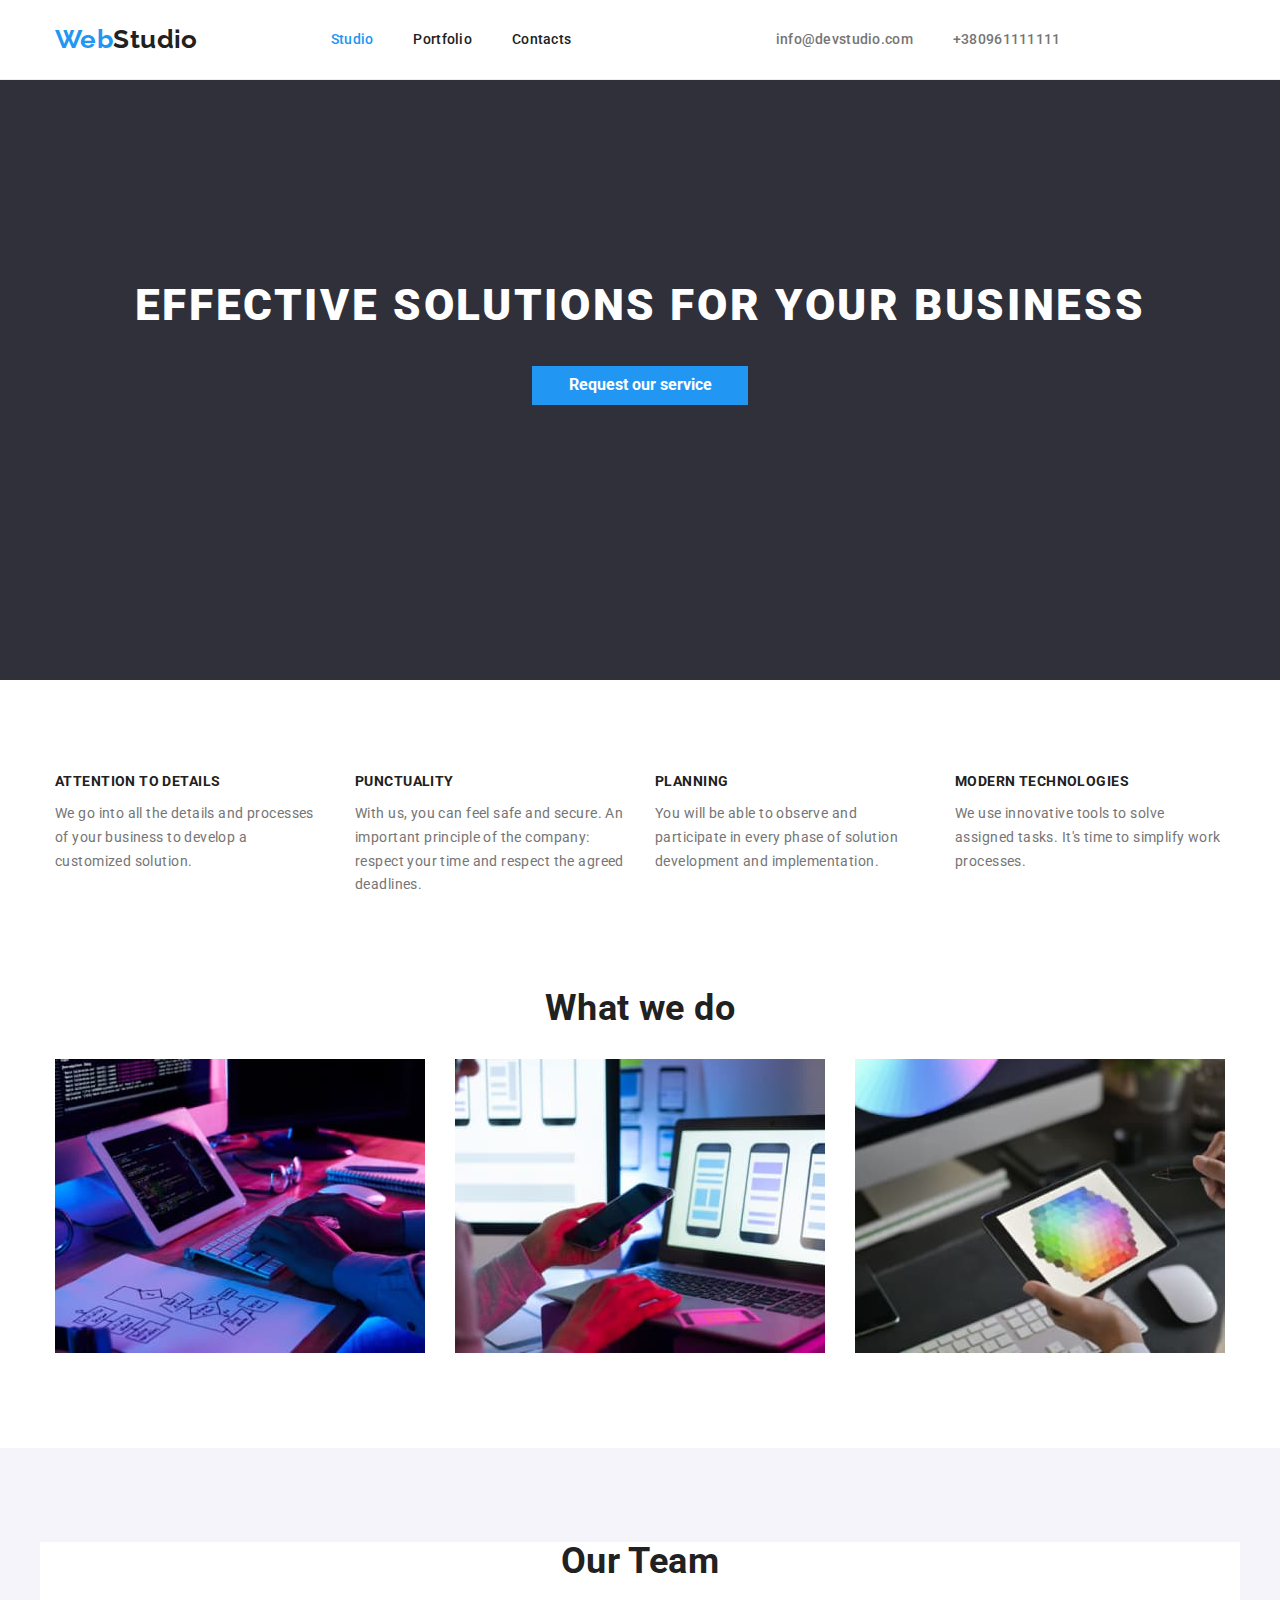
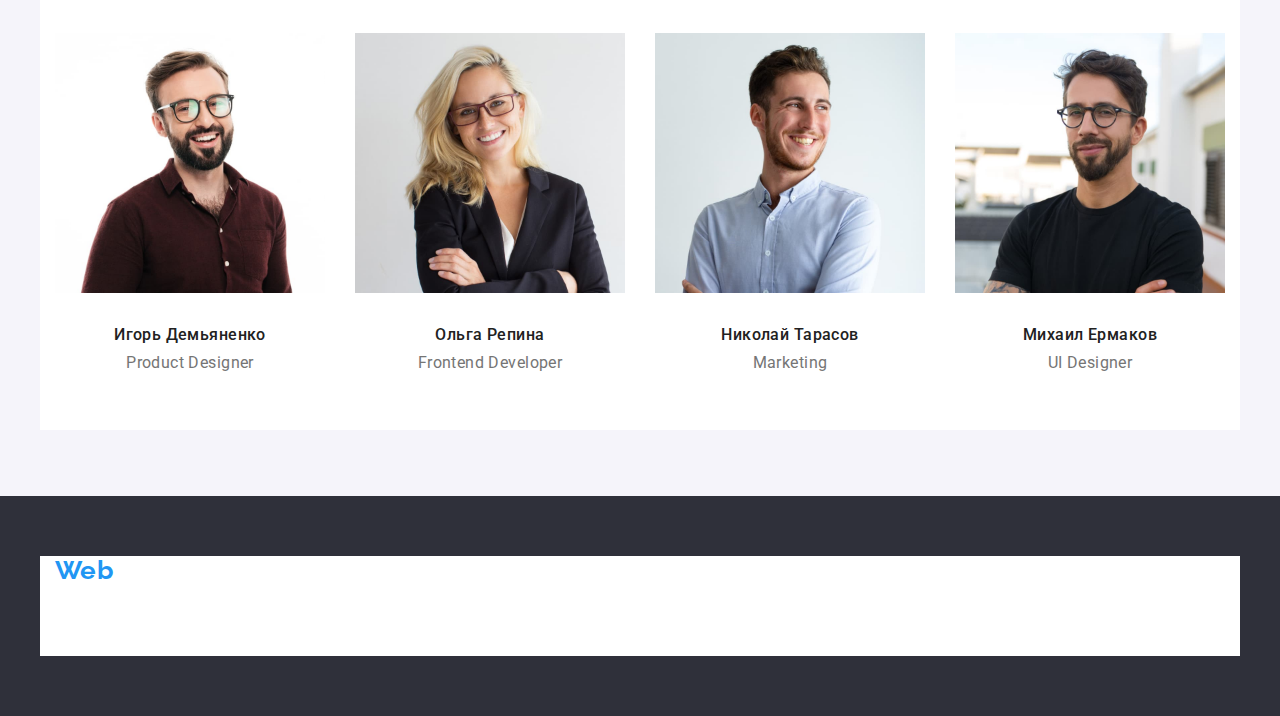
<file: index.html>
<!DOCTYPE html>
<html lang="en">

<head>
  <meta charset="UTF-8" />
  <meta http-equiv="X-UA-Compatible" content="IE=edge" />
  <meta name="viewport" content="width=device-width, initial-scale=1.0" />
  <title>Document</title>
  <link href="https://fonts.googleapis.com/css2?family=Raleway:wght@700&family=Roboto:wght@400;500;700;900&display=swap"
    rel="stylesheet">
  <link rel="stylesheet" href="https://cdnjs.cloudflare.com/ajax/libs/modern-normalize/1.1.0/modern-normalize.min.css">
  <link rel="stylesheet" href="./css/styles.css" />
</head>

<body>
  <header class="page-header">
    <div class="container">
      <nav class="sitenav-links">
        <a class="logo" href="./index.html">Web<span class="studio-black">Studio</span></a>
        <ul class="site-nav-list">
          <li class="item">
            <a class="current-link" href="./index.html">Studio</a>
          </li>
          <li class="item">
            <a class="pages" href="portfolio.html">Portfolio</a>
          </li>
          <li class="item"><a class="pages" href="https://google.com">Contacts</a></li>
        </ul>

        <ul class="header-list">
          <li class="header-link">
            <a class="email" href="mailto:info@devstudio.com">info@devstudio.com</a>
          </li>
          <li>
            <a class="phone" href="tel:+380961111111">+380961111111</a>
          </li>
        </ul>
      </nav>
    </div>
  </header>

  <section class="main-section">
    <div class="background">
      <h1 class="section-title">EFFECTIVE SOLUTIONS FOR YOUR BUSINESS</h1>
      <button class="section-button">Request our service</button>
    </div>
  </section>
  <section class="description-text section">
    <div class="container">

      <ul class="first-list">
        <li class="studio-item">
          <h2 class="header">ATTENTION TO DETAILS</h2>
          <p class="text">
            We go into all the details and processes of your business to develop
            a customized solution.
          </p>
        </li>
        <li class="studio-item">
          <h2 class="header">PUNCTUALITY</h2>
          <p class="text">
            With us, you can feel safe and secure. An important principle of the
            company: respect your time and respect the agreed deadlines.
          </p>
        </li>
        <li class="studio-item">
          <h2 class="header">PLANNING</h2>
          <p class="text">
            You will be able to observe and participate in every phase of
            solution development and implementation.
          </p>
        </li>
        <li class="studio-item">
          <h2 class="header">MODERN TECHNOLOGIES</h2>
          <p class="text">
            We use innovative tools to solve assigned tasks. It's time to
            simplify work processes.
          </p>
        </li>
      </ul>
    </div>
  </section>
  <section class="list section">
    <div class="container">
      <h2 class="second-title">What we do</h2>
      <ul class="list-images-links">
        <li class="list-images">
          <img src="./images/img1.jpg" alt="Keyboard" width="370" />
        </li>
        <li class="list-images"><img src="./images/img2.jpg" alt="Laptop" width="370" /></li>
        <li class="list-images"><img src="./images/img3.jpg" alt="Tablet" width="370" /></li>
      </ul>
    </div>
  </section>
  <section class="professions section">
    <div class="team container">
      <h2 class="third-title">Our Team</h2>
      <ul class="names-list">
        <li class="list-description">
          <img class="image" src="./images/img4.jpg" alt="Igor" width="270" />
          <div class="names">
            <h3 class="title-name" lang="ru">Игорь Демьяненко</h3>
            <p class="text-proffesion">Product Designer</p>
          </div>
        </li>
        <li class="list-description"><img class="image" src="./images/img5.jpg" alt="Olga" width="270" />
          <div class="names">
            <h3 class="title-name" lang="ru">Ольга Репина</h3>
            <p class="text-proffesion">Frontend Developer</p>
          </div>
        </li>
        <li class="list-description"><img class="image" src="./images/img6.jpg" alt="Nicolay" width="270" />
          <div class="names">
            <h3 class="title-name" lang="ru">Николай Тарасов</h3>
            <p class="text-proffesion">Marketing</p>
          </div>
        </li>
        <li class="list-description"><img class="image" src="./images/img7.jpg" alt="Michale" width="270" />
          <div class="names">
            <h3 class="title-name" lang="ru">Михаил Ермаков</h3>
            <p class="text-proffesion">UI Designer</p>
          </div>
        </li>
      </ul>
    </div>
  </section>
  <footer class="footer-list">
    <div class="container">
      <a class="logo" href="./index.html">Web<span class="studio-white">Studio</span></a>
      <p>
        <a class="adress" href="">695 Park Ave, New York, NY 10065, United States
        </a>
      </p>
      <p>
        <a class="footer-links" href="">info@example.com </a>
      </p>

      <p>
        <a class="footer-links" href="">+1 212-772-4150</a>
      </p>
    </div>
  </footer>
</body>

</html>
</file>
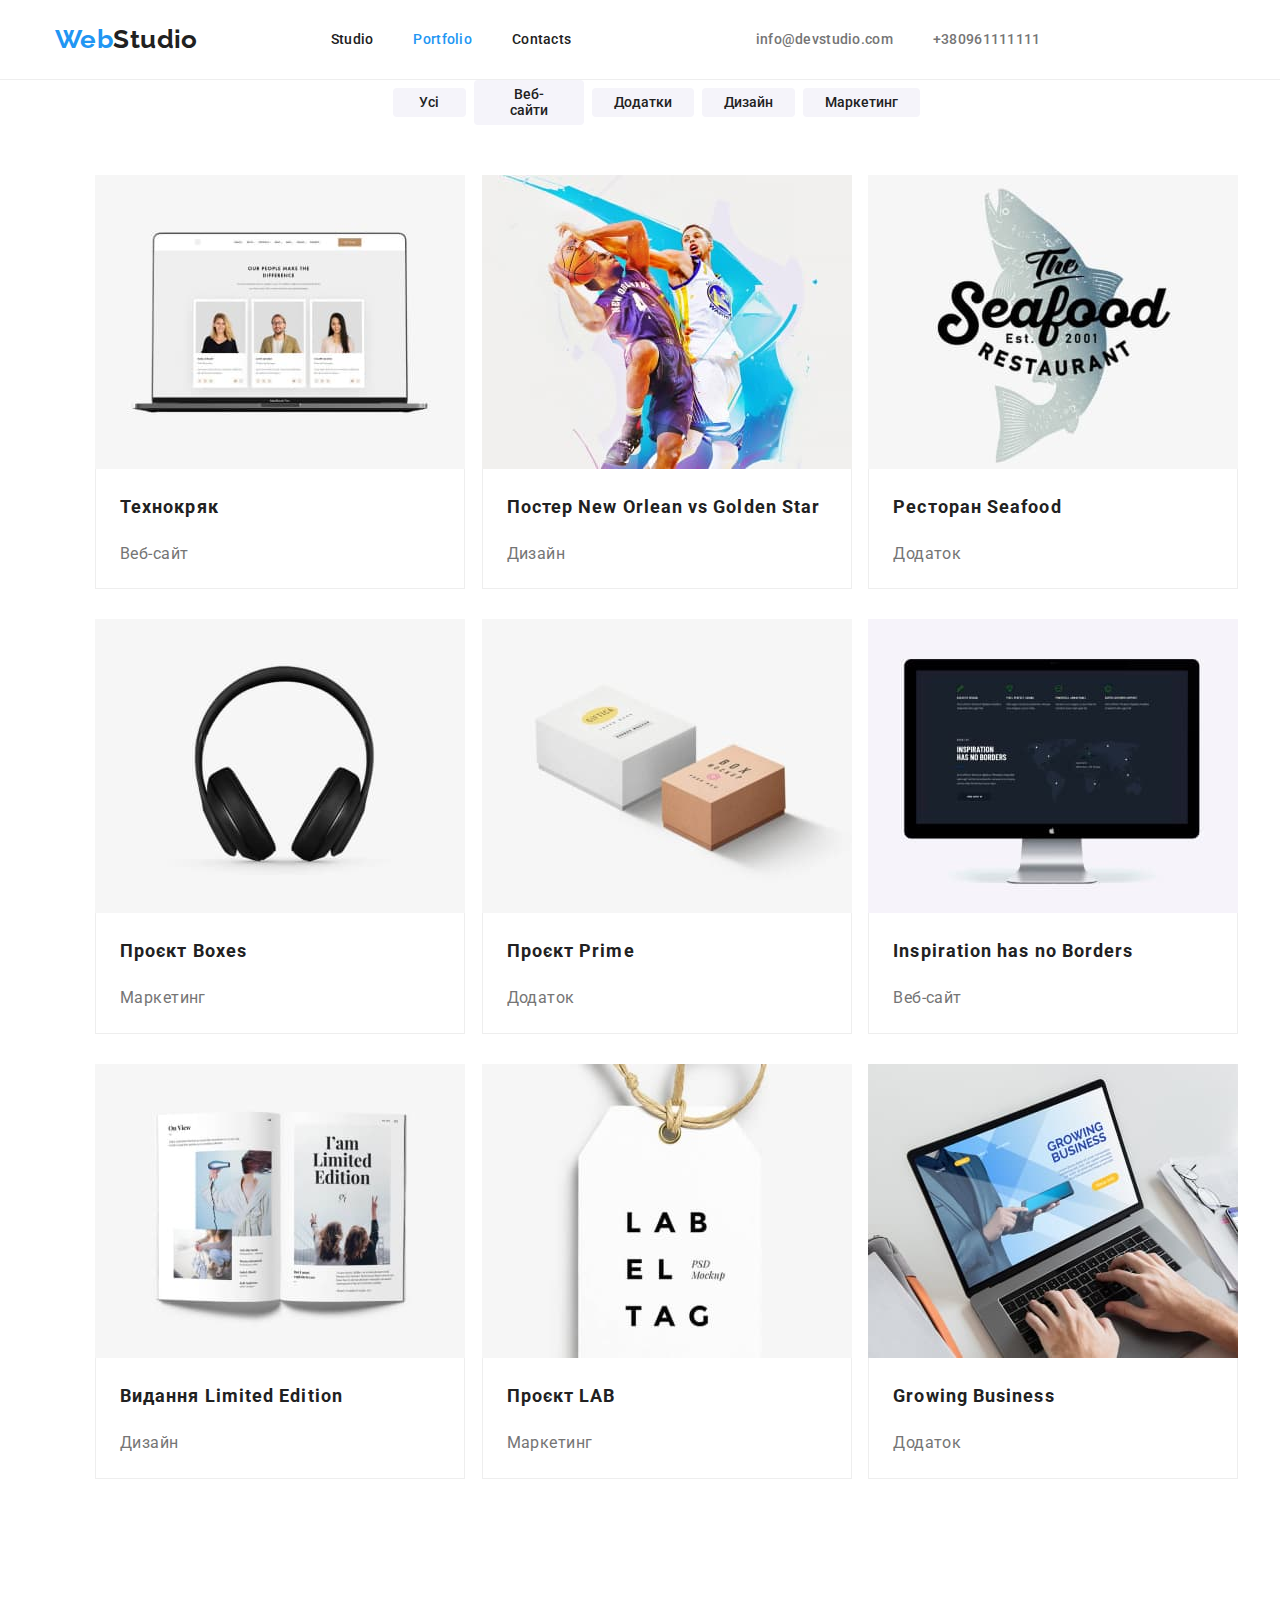
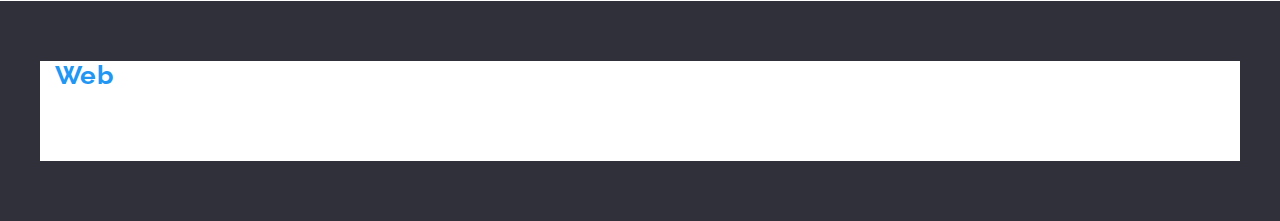
<file: portfolio.html>
<!DOCTYPE html>
<html lang="uk">
  <head>
    <meta charset="UTF-8" />
    <meta http-equiv="X-UA-Compatible" content="IE=edge" />
    <meta name="viewport" content="width=device-width, initial-scale=1.0" />
    <title>Document</title>
    <link
      href="https://fonts.googleapis.com/css2?family=Raleway:wght@700&family=Roboto:wght@400;500;700;900&display=swap"
      rel="stylesheet"
    />
    <link
      rel="stylesheet"
      href="https://cdnjs.cloudflare.com/ajax/libs/modern-normalize/1.1.0/modern-normalize.min.css"
    />
    <link rel="stylesheet" href="./css/styles.css" />
  </head>
  <body>
    <header class="page-header">
      <div class="container">
        <nav class="sitenav-links">
          <a class="logo" href="./index.html"
            >Web<span class="studio-black">Studio</span></a
          >
          <ul class="site-nav-list">
            <li class="item">
              <a class="pages" href="./index.html">Studio</a>
            </li>
            <li class="item">
              <a class="current-link" href="./portfolio.html">Portfolio</a>
            </li>
            <li class="item">
              <a class="pages" href="https://google.com">Contacts</a>
            </li>
          </ul>

          <ul class="header-list">
            <li class="header-link">
              <a class="email" href="mailto:info@devstudio.com"
                >info@devstudio.com</a
              >
            </li>
            <li class="header-link">
              <a class="phone" href="tel:+380961111111">+380961111111</a>
            </li>
          </ul>
        </nav>
      </div>
    </header>
    <main>
      <section class="portfolio section">
        <div class="container">
          <nav>
            <ul class="button-list">
              <li class="button-item">
                <button class="button-current" type="button">Усі</button>
              </li>
              <li class="button-item">
                <button class="button" type="button">Веб-сайти</button>
              </li>
              <li class="button-item">
                <button class="button" type="button">Додатки</button>
              </li>
              <li class="button-item">
                <button class="button" type="button">Дизайн</button>
              </li>
              <li class="button-item">
                <button class="button" type="button">Маркетинг</button>
              </li>
            </ul>
          </nav>
          <ul class="list">
            <li class="image-item">
              <img
                class="photo"
                src="./images/img8.jpg"
                alt="Art"
                width="370"
              />
              <div class="honeypie">
                <h2 class="title">Технокряк</h2>
                <p class="text-list">Веб-сайт</p>
              </div>
            </li>
            <li class="image-item">
              <img
                class="photo"
                src="./images/img9.jpg"
                alt="Art"
                width="370"
              />
              <div class="honeypie">
                <h2 class="title">Постер New Orlean vs Golden Star</h2>
                <p class="text-list">Дизайн</p>
              </div>
            </li>
            <li class="image-item">
              <img
                class="photo"
                src="./images/img10.jpg"
                alt="App"
                width="370"
              />
              <div class="honeypie">
                <h2 class="title">Ресторан Seafood</h2>
                <p class="text-list">Додаток</p>
              </div>
            </li>
            <li class="image-item">
              <img
                class="photo"
                src="./images/img11.jpg"
                alt="Marketing"
                width="370"
              />
              <div class="honeypie">
                <h2 class="title">Проєкт Boxes</h2>
                <p class="text-list">Маркетинг</p>
              </div>
            </li>
            <li class="image-item">
              <img
                class="photo"
                src="./images/img12.jpg"
                alt="App"
                width="370"
              />
              <div class="honeypie">
                <h2 class="title">Проєкт Prime</h2>
                <p class="text-list">Додаток</p>
              </div>
            </li>
            <li class="image-item">
              <img
                class="photo"
                src="./images/img13.jpg"
                alt="Site"
                width="370"
              />
              <div class="honeypie">
                <h2 class="title">Inspiration has no Borders</h2>
                <p class="text-list">Веб-сайт</p>
              </div>
            </li>
            <li class="image-item">
              <img
                class="photo"
                src="./images/img14.jpg"
                alt="Design"
                width="370"
              />
              <div class="honeypie">
                <h2 class="title">Видання Limited Edition</h2>
                <p class="text-list">Дизайн</p>
              </div>
            </li>
            <li class="image-item">
              <img
                class="photo"
                src="./images/img15.jpg"
                alt="Marketing"
                width="370"
              />
              <div class="honeypie">
                <h2 class="title">Проєкт LAB</h2>
                <p class="text-list">Маркетинг</p>
              </div>
            </li>
            <li class="image-item">
              <img
                class="photo"
                src="./images/img16.jpg"
                alt="App"
                width="370"
              />
              <div class="honeypie">
                <h2 class="title">Growing Business</h2>
                <p class="text-list">Додаток</p>
              </div>
            </li>
          </ul>
        </div>
      </section>
    </main>
    <footer class="footer-list">
      <div class="footer container">
        <a class="logo" href="./index.html"
          >Web<span class="studio-white">Studio</span></a
        >
        <p>
          <a class="adress" href=""
            >695 Park Ave, New York, NY 10065, United States
          </a>
        </p>
        <p>
          <a class="footer-links" href="">info@example.com </a>
        </p>
        <p>
          <a class="footer-links" href="">+1 212-772-4150</a>
        </p>
      </div>
    </footer>
  </body>
</html>
</file>
<file: css/styles.css>
body {
  color: var(--primary-text-color);
  background-color: #ffffff;
  font-family: Roboto, sans-serif;
  letter-spacing: 0.03em;
  font-size: 14px;
  line-height: 1.1;
}
ul,
p {
  margin-top: 0px;
  margin-bottom: 0px;
}
h3,
h2 {
  margin-top: 0px;
}

.names {
  width: 270px;
  align-items: center;
  padding-top: 30px;
  padding-bottom: 59px;
}
.names-list {
  display: flex;
  align-items: center;
  justify-content: flex-end;
}
.container {
  background-color: var(--primary-white-color);
  width: 1200px;
  padding-right: 15px;
  padding-left: 15px;
  margin-right: auto;
  margin-left: auto;
}
:root {
  --primary-text-color: #212121;
  --title-text-color: #212121;
  --accent-color: #2196f3;
  --primary-white-color: #ffffff;
  --secondary-background-color: #2f303a;
  --paragraph-color: #757575;
  --portfolio-button-color: #f5f4fa;
}
.email,
.phone {
  font-weight: 500;
  font-size: 14px;
  line-height: 1.14;
  letter-spacing: 0.02em;
  text-decoration: none;
}
.email:hover,
.email:focus,
.phone:hover,
.phone:focus {
  color: var(--accent-color);
}
.phone,
.email {
  color: var(--paragraph-color);
}
.links:hover,
.pages:focus,
.pages:hover,
.pages:hover,
.pages:hover {
  color: var(--accent-color);
}

.texst-list {
  color: var(--paragraph-color);
}
.list-images-links,
.site-nav-list,
.first-list,
.header-list,
.list,
.button-list,
.names-list {
  list-style: none;
}

.logo {
  color: var(--accent-color);
  font-family: Raleway, sans-serif;
  font-weight: 700;
  font-size: 26px;
  line-height: 1.11;
  text-decoration: none;
}
.sitenav-links .pages {
  color: var(--title-text-color);
  font-weight: 500;
  font-size: 14px;
  letter-spacing: 0.02em;
  text-decoration: none;
}
.sitenav-links {
  display: flex;
  align-items: center;
}
.pages:hover,
.pages:focus {
  color: var(--accent-color);
}
.studio-white {
  color: var(--primary-white-color);
  margin-bottom: 20px;
}
.studio-black {
  color: var(--title-text-color);
}

.adress {
  color: var(--primary-white-color);
  text-decoration: none;
}
.button {
  color: var(--primary-text-color);
  background-color: var(--portfolio-button-color);
  font-weight: 500;
  cursor: pointer;
  border-radius: 4px;
  padding: 6px 22px;

  border: none;
}
.button-current {
  color: var(--primary-text-color);
  background-color: var(--portfolio-button-color);
  cursor: pointer;
  border-radius: 4px;
  padding: 6px 25px;
  min-width: 73px;
  text-align: center;
  border: none;
  font-weight: 500;
}
.button:hover,
.button-current:hover,
.button-current:focus,
.button:focus {
  color: var(--primary-white-color);
  background-color: var(--accent-color);
}
.current-button {
  background-color: var(--accent-color);
  color: var(--primary-white-color);
}
.section-title {
  margin-top: 0;
  margin-bottom: 30;
  color: var(--primary-white-color);
  font-weight: 900;
  padding-top: 195px;
  font-size: 44px;
  line-height: 1.4;
  letter-spacing: 0.06em;
  background: var(--secondary-background-color);
}
.section-button {
  background-color: var(--accent-color);
  color: var(--primary-white-color);
  font-weight: 700;
  font-size: 16px;
  cursor: pointer;
  padding-bottom: 215px;
}
.current-link {
  color: var(--accent-color);
  font-weight: 500;
  font-size: 14px;
  letter-spacing: 0.02em;
  text-decoration: none;
}
.title {
  color: var(--title-text-color);
  font-weight: 700;
  font-size: 18px;
  line-height: 2;
  letter-spacing: 0.06em;
}
.footer-list {
  background: var(--secondary-background-color);
}

.text {
  letter-spacing: 0.03em;
  line-height: 1.7;
  color: var(--paragraph-color);
}
.second-title {
  font-weight: 700;
  font-size: 36px;
  text-align: center;
}
.header {
  font-weight: 700;
  font-size: 14px;
  line-height: 1.14;
}
.third-title {
  font-weight: 700;
  font-size: 36px;
  text-align: center;
}
.text-proffesion {
  color: var(--paragraph-color);
  font-size: 16px;
  line-height: 1.1;
  margin-top: 0;
  margin-bottom: 0;
  text-align: center;
}
.footer-links {
  color: rgba(255, 255, 255, 0.6);
  text-decoration: none;
  font-size: 14px;
  line-height: 1.7;
}
.adress {
  font-size: 14px;
  line-height: 1.7;
}
.footer-links:hover,
.footer-links:focus {
  color: var(--accent-color);
}
.text-list {
  color: var(--paragraph-color);
  font-size: 16px;
  line-height: 1.8;
  margin-top: 0;
  margin-bottom: 4;
}
.current-link:visited {
  text-decoration: none;
}
.title-name {
  font-weight: 500;
  font-size: 16px;
  margin-top: 0;
  margin-bottom: 10px;
  text-align: center;
}
.page-header {
  background-color: var(--primary-white-color);
}

.main-section {
  text-align: center;
}
.list .header {
  margin-top: 0;
  margin-bottom: 10;
}
.second-title {
  margin-top: 0;
  margin-bottom: 50;
}
.professions {
  margin-top: 0;
  margin-bottom: 0;
  padding-bottom: 94px;
}
.third-title {
  margin-top: 0;
  margin-bottom: 51px;
}
.description-text {
  padding-top: 94px;
  padding-bottom: 0px;
}
.list .text {
  margin-top: 0;
  margin-bottom: 50;
}

.list {
  display: flex;
  padding-top: 0px;
  padding-bottom: 0px;
  margin-bottom: 92px;
  margin-top: 0px;
  flex-wrap: wrap;
  align-items: flex-end;
}
.footer-list {
  padding-top: 60px;
  padding-bottom: 60px;
}
.page-header {
  margin-top: 0px;
}
.section-button {
  border: 0ex;
  width: 216px;
  padding-left: 32px;
  padding-right: 32px;
  padding-top: 10px;
  padding-bottom: 10px;
}
.portfolio-section {
  padding-top: 96px;
  padding-bottom: 92px;
  margin-top: 96px;
  margin-bottom: 0px;
}
.list .button,
.list .button-current {
  padding-top: 0px;
  padding-bottom: 0px;
  margin-top: 0;
  margin-bottom: 34;
}
.site-nav-list {
  display: flex;
  margin-left: 93px;
}
.header-list {
  display: flex;
  margin: auto;
}
.item {
  margin-right: 40px;
}
.item:last-child {
  margin-right: 0px;
}
.pages,
.site-nav-list .current-link {
  display: block;
  padding-top: 32px;
  padding-bottom: 32px;
}
.header-list .header-link {
  margin-right: 40px;
}
.header-list .phone:last-child {
  margin-right: 0px;
}
.email,
.phone {
  padding-top: 32px;
  padding-bottom: 32px;
}
.first-list {
  display: flex;
  margin-bottom: 92px;
  align-items: center;
  justify-content: flex-end;
}
.studio-item {
  width: 270px;
  margin-right: 30px;
  min-width: 270px;
}
.list-images {
  width: 370px;
  margin-right: 30px;
}
.studio-item:nth-child(4n) {
  margin-right: 0px;
}
.list-images-links {
  display: flex;
  align-items: center;
  justify-content: flex-end;
  margin-bottom: 0px;
}
.list-images:last-child {
  margin-right: 0px;
}
.list-description {
  width: 270px;
  margin-right: 30px;
}
.list-description:last-child {
  margin-right: 0px;
}

.button,
.button-current {
  margin-right: 8px;
  margin-bottom: 50px;
}
.button-list {
  display: flex;
  align-items: center;
  margin-left: auto;
  margin-right: auto;
  width: 575px;
}
.image-item {
  width: calc((100% - 60px) / 3);
  margin-bottom: 30px;
  margin-right: 30px;
  display: block;
}

.image-item:nth-child(-n - 3) {
  margin-bottom: 0px;
}
.image-item:nth-child(3n) {
  margin-right: 0px;
}
.honeypie {
  border-bottom: 1px solid #eeeeee;
  border-left: 1px solid #eeeeee;
  border-right: 1px solid #eeeeee;
  width: 370px;
  padding-top: 20px;
  padding-bottom: 20px;
  padding-right: 24px;
  padding-left: 24px;
}
.page-header {
  border-bottom: 1px solid #eeeeee;
}
.photo {
  display: block;
}
.image {
  width: 270px;
}
.studio-item .text {
  margin-bottom: 0px;
}
.first-list {
  display: flex;
  align-items: flex-start;
}
.address,
.footer-links {
  display: block;
  margin-bottom: 20px;
}
.footer-links:last-child {
  margin-bottom: 0px;
}
.background {
  height: 600px;
  max-width: 1600px;
  margin-left: auto;
  margin-right: auto;
  background-color: var(--secondary-background-color);
}
.professions {
  margin-right: auto;
  margin-left: auto;
  background-color: var(--portfolio-button-color);
  max-width: 1600px;
  height: 648px;
  padding-top: 94px;
  padding-bottom: 93px;
}
</file>
